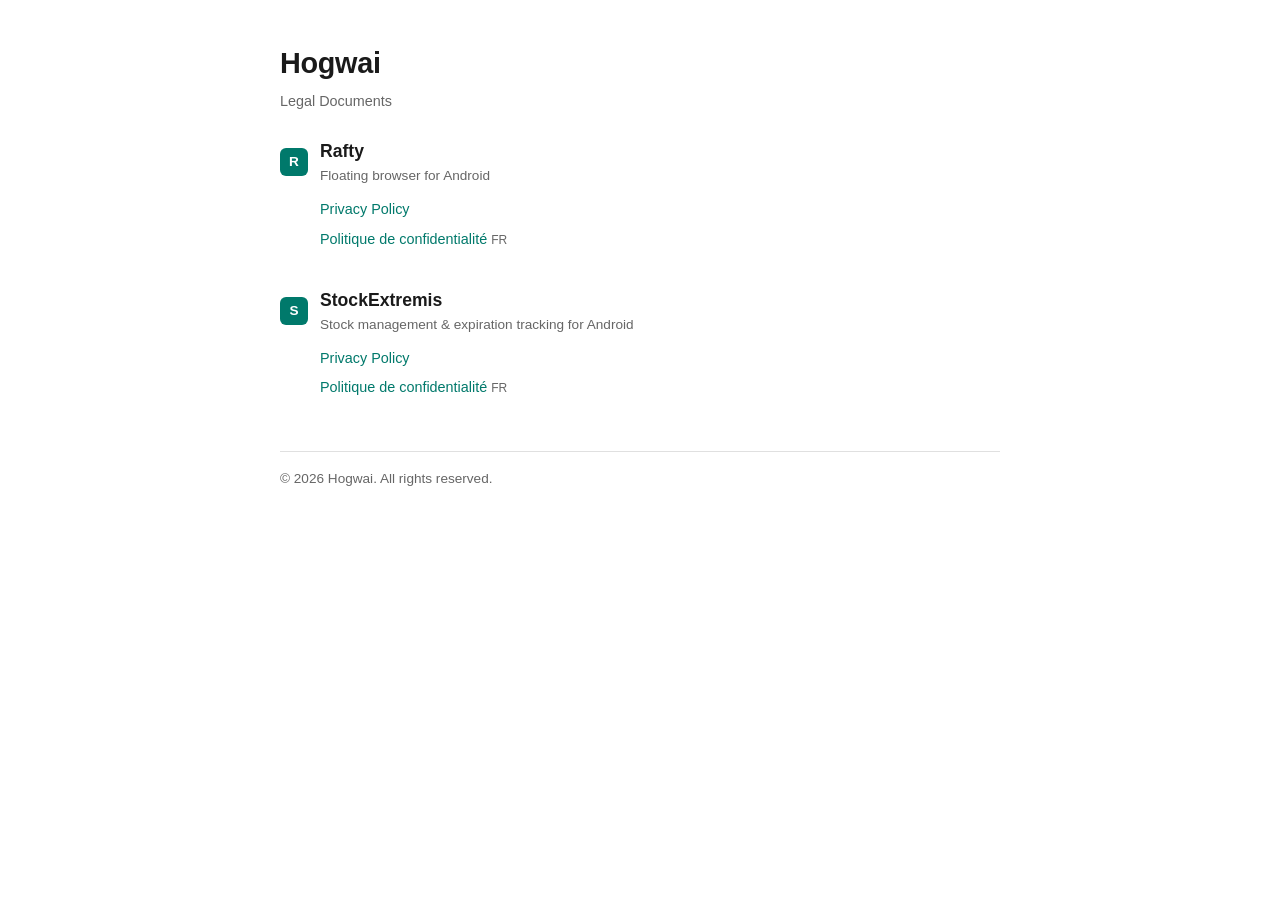
<file: index.html>
<!DOCTYPE html>
<html lang="en">
<head>
    <meta charset="UTF-8">
    <meta name="viewport" content="width=device-width, initial-scale=1.0">
    <title>Hogwai - Legal Documents</title>
    <link rel="stylesheet" href="style.css">
</head>
<body>
    <div class="container">
        <h1>Hogwai</h1>
        <p class="subtitle">Legal Documents</p>

        <div class="app-block">
            <div class="app-header">
                <div class="app-icon" aria-hidden="true">R</div>
                <div>
                    <h2>Rafty</h2>
                    <p class="app-desc">Floating browser for Android</p>
                </div>
            </div>
            <div class="app-links">
                <a href="rafty/privacy/">Privacy Policy</a>
                <a href="rafty/privacy/fr/">Politique de confidentialit&eacute; <span class="lang-tag">FR</span></a>
            </div>
        </div>

        <div class="app-block">
            <div class="app-header">
                <div class="app-icon" aria-hidden="true">S</div>
                <div>
                    <h2>StockExtremis</h2>
                    <p class="app-desc">Stock management &amp; expiration tracking for Android</p>
                </div>
            </div>
            <div class="app-links">
                <a href="stockextremis/privacy/">Privacy Policy</a>
                <a href="stockextremis/privacy/fr/">Politique de confidentialit&eacute; <span class="lang-tag">FR</span></a>
            </div>
        </div>

        <footer class="footer">
            <p>&copy; 2026 Hogwai. All rights reserved.</p>
        </footer>
    </div>
</body>
</html>
</file>
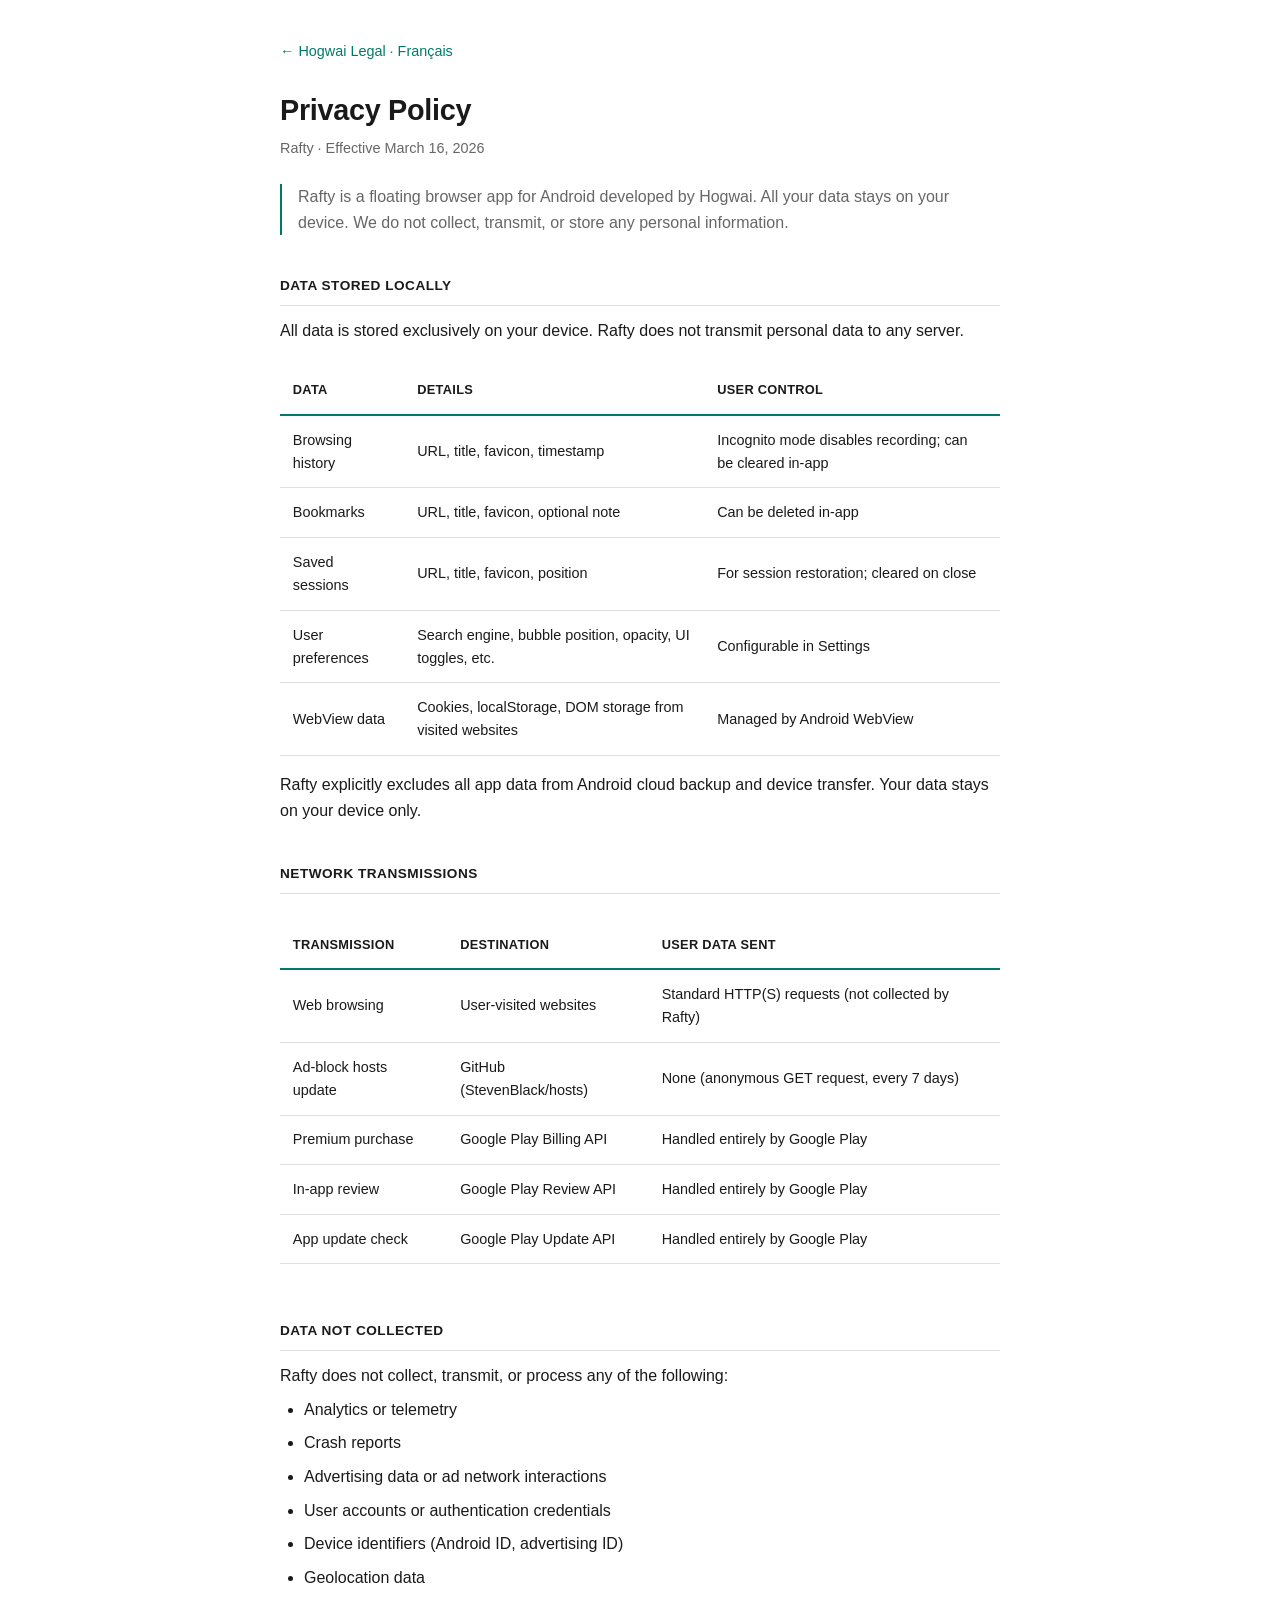
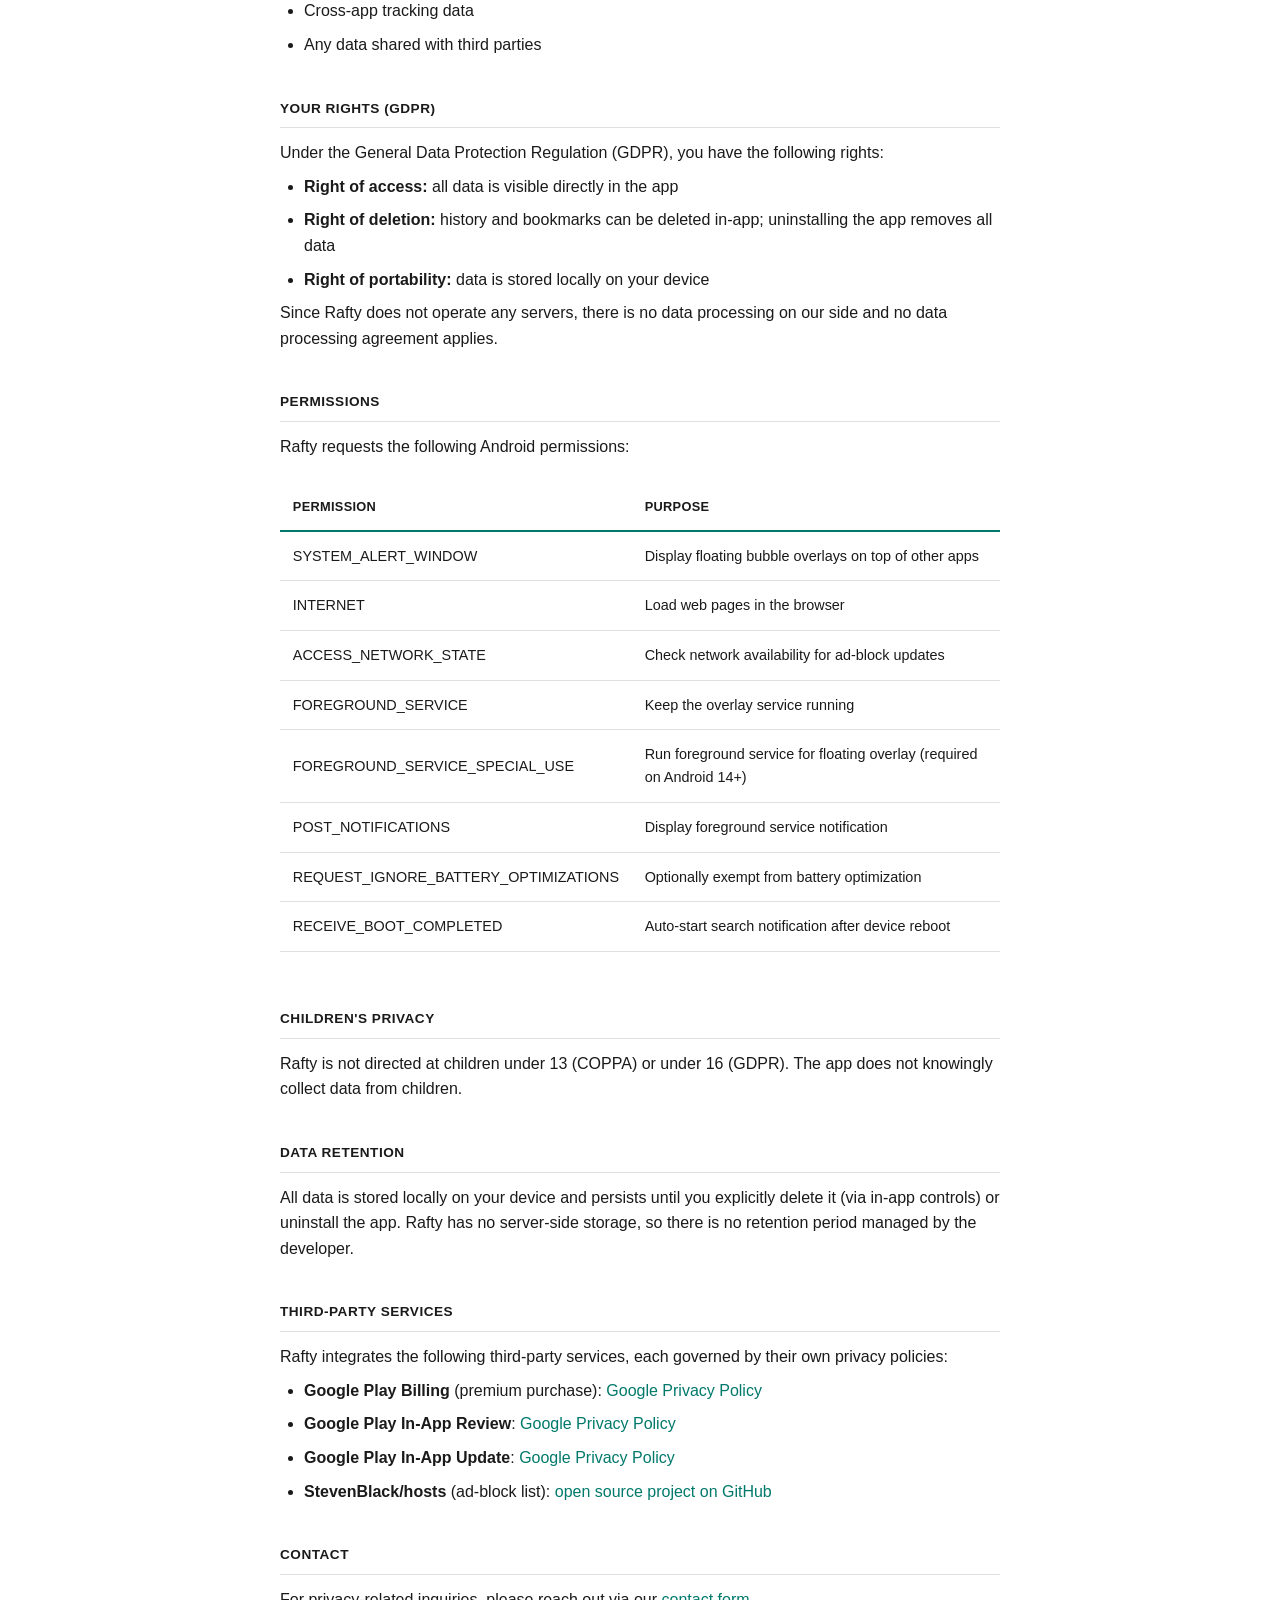
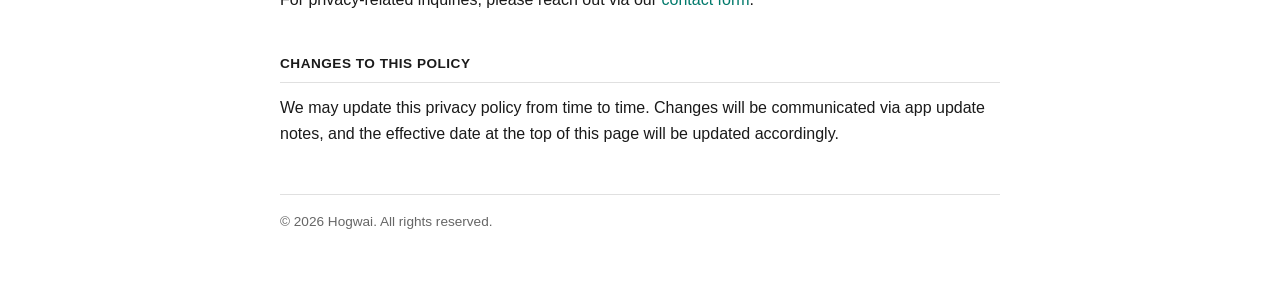
<file: rafty/privacy/index.html>
<!DOCTYPE html>
<html lang="en">
<head>
    <meta charset="UTF-8">
    <meta name="viewport" content="width=device-width, initial-scale=1.0">
    <title>Rafty - Privacy Policy</title>
    <link rel="stylesheet" href="../../style.css">
    <link rel="alternate" hreflang="fr" href="fr/">
    <link rel="alternate" hreflang="en" href="./">
</head>
<body>
    <div class="container">
        <div class="breadcrumb">
            <a href="../../">&larr; Hogwai Legal</a> &middot; <a href="fr/">Fran&ccedil;ais</a>
        </div>

        <h1>Privacy Policy</h1>
        <p class="effective-date">Rafty &middot; Effective March 16, 2026</p>

        <div class="intro">
            <p>Rafty is a floating browser app for Android developed by Hogwai. All your data stays on your device. We do not collect, transmit, or store any personal information.</p>
        </div>

        <h2>Data Stored Locally</h2>
        <p>All data is stored exclusively on your device. Rafty does not transmit personal data to any server.</p>
        <div class="table-wrapper">
            <table>
                <thead>
                    <tr>
                        <th>Data</th>
                        <th>Details</th>
                        <th>User Control</th>
                    </tr>
                </thead>
                <tbody>
                    <tr>
                        <td>Browsing history</td>
                        <td>URL, title, favicon, timestamp</td>
                        <td>Incognito mode disables recording; can be cleared in-app</td>
                    </tr>
                    <tr>
                        <td>Bookmarks</td>
                        <td>URL, title, favicon, optional note</td>
                        <td>Can be deleted in-app</td>
                    </tr>
                    <tr>
                        <td>Saved sessions</td>
                        <td>URL, title, favicon, position</td>
                        <td>For session restoration; cleared on close</td>
                    </tr>
                    <tr>
                        <td>User preferences</td>
                        <td>Search engine, bubble position, opacity, UI toggles, etc.</td>
                        <td>Configurable in Settings</td>
                    </tr>
                    <tr>
                        <td>WebView data</td>
                        <td>Cookies, localStorage, DOM storage from visited websites</td>
                        <td>Managed by Android WebView</td>
                    </tr>
                </tbody>
            </table>
        </div>
        <p>Rafty explicitly excludes all app data from Android cloud backup and device transfer. Your data stays on your device only.</p>

        <h2>Network Transmissions</h2>
        <div class="table-wrapper">
            <table>
                <thead>
                    <tr>
                        <th>Transmission</th>
                        <th>Destination</th>
                        <th>User Data Sent</th>
                    </tr>
                </thead>
                <tbody>
                    <tr>
                        <td>Web browsing</td>
                        <td>User-visited websites</td>
                        <td>Standard HTTP(S) requests (not collected by Rafty)</td>
                    </tr>
                    <tr>
                        <td>Ad-block hosts update</td>
                        <td>GitHub (StevenBlack/hosts)</td>
                        <td>None (anonymous GET request, every 7 days)</td>
                    </tr>
                    <tr>
                        <td>Premium purchase</td>
                        <td>Google Play Billing API</td>
                        <td>Handled entirely by Google Play</td>
                    </tr>
                    <tr>
                        <td>In-app review</td>
                        <td>Google Play Review API</td>
                        <td>Handled entirely by Google Play</td>
                    </tr>
                    <tr>
                        <td>App update check</td>
                        <td>Google Play Update API</td>
                        <td>Handled entirely by Google Play</td>
                    </tr>
                </tbody>
            </table>
        </div>

        <h2>Data Not Collected</h2>
        <p>Rafty does not collect, transmit, or process any of the following:</p>
        <ul>
            <li>Analytics or telemetry</li>
            <li>Crash reports</li>
            <li>Advertising data or ad network interactions</li>
            <li>User accounts or authentication credentials</li>
            <li>Device identifiers (Android ID, advertising ID)</li>
            <li>Geolocation data</li>
            <li>Cross-app tracking data</li>
            <li>Any data shared with third parties</li>
        </ul>

        <h2>Your Rights (GDPR)</h2>
        <p>Under the General Data Protection Regulation (GDPR), you have the following rights:</p>
        <ul>
            <li><strong>Right of access:</strong> all data is visible directly in the app</li>
            <li><strong>Right of deletion:</strong> history and bookmarks can be deleted in-app; uninstalling the app removes all data</li>
            <li><strong>Right of portability:</strong> data is stored locally on your device</li>
        </ul>
        <p>Since Rafty does not operate any servers, there is no data processing on our side and no data processing agreement applies.</p>

        <h2>Permissions</h2>
        <p>Rafty requests the following Android permissions:</p>
        <div class="table-wrapper">
            <table>
                <thead>
                    <tr>
                        <th>Permission</th>
                        <th>Purpose</th>
                    </tr>
                </thead>
                <tbody>
                    <tr>
                        <td>SYSTEM_ALERT_WINDOW</td>
                        <td>Display floating bubble overlays on top of other apps</td>
                    </tr>
                    <tr>
                        <td>INTERNET</td>
                        <td>Load web pages in the browser</td>
                    </tr>
                    <tr>
                        <td>ACCESS_NETWORK_STATE</td>
                        <td>Check network availability for ad-block updates</td>
                    </tr>
                    <tr>
                        <td>FOREGROUND_SERVICE</td>
                        <td>Keep the overlay service running</td>
                    </tr>
                    <tr>
                        <td>FOREGROUND_SERVICE_SPECIAL_USE</td>
                        <td>Run foreground service for floating overlay (required on Android 14+)</td>
                    </tr>
                    <tr>
                        <td>POST_NOTIFICATIONS</td>
                        <td>Display foreground service notification</td>
                    </tr>
                    <tr>
                        <td>REQUEST_IGNORE_BATTERY_OPTIMIZATIONS</td>
                        <td>Optionally exempt from battery optimization</td>
                    </tr>
                    <tr>
                        <td>RECEIVE_BOOT_COMPLETED</td>
                        <td>Auto-start search notification after device reboot</td>
                    </tr>
                </tbody>
            </table>
        </div>

        <h2>Children's Privacy</h2>
        <p>Rafty is not directed at children under 13 (COPPA) or under 16 (GDPR). The app does not knowingly collect data from children.</p>

        <h2>Data Retention</h2>
        <p>All data is stored locally on your device and persists until you explicitly delete it (via in-app controls) or uninstall the app. Rafty has no server-side storage, so there is no retention period managed by the developer.</p>

        <h2>Third-Party Services</h2>
        <p>Rafty integrates the following third-party services, each governed by their own privacy policies:</p>
        <ul>
            <li><strong>Google Play Billing</strong> (premium purchase): <a href="https://policies.google.com/privacy">Google Privacy Policy</a></li>
            <li><strong>Google Play In-App Review</strong>: <a href="https://policies.google.com/privacy">Google Privacy Policy</a></li>
            <li><strong>Google Play In-App Update</strong>: <a href="https://policies.google.com/privacy">Google Privacy Policy</a></li>
            <li><strong>StevenBlack/hosts</strong> (ad-block list): <a href="https://github.com/StevenBlack/hosts">open source project on GitHub</a></li>
        </ul>

        <h2>Contact</h2>
        <p>For privacy-related inquiries, please reach out via our <a href="https://tally.so/r/PLACEHOLDER">contact form</a>.</p>

        <h2>Changes to This Policy</h2>
        <p>We may update this privacy policy from time to time. Changes will be communicated via app update notes, and the effective date at the top of this page will be updated accordingly.</p>

        <footer class="footer">
            <p>&copy; 2026 Hogwai. All rights reserved.</p>
        </footer>
    </div>
</body>
</html>
</file>
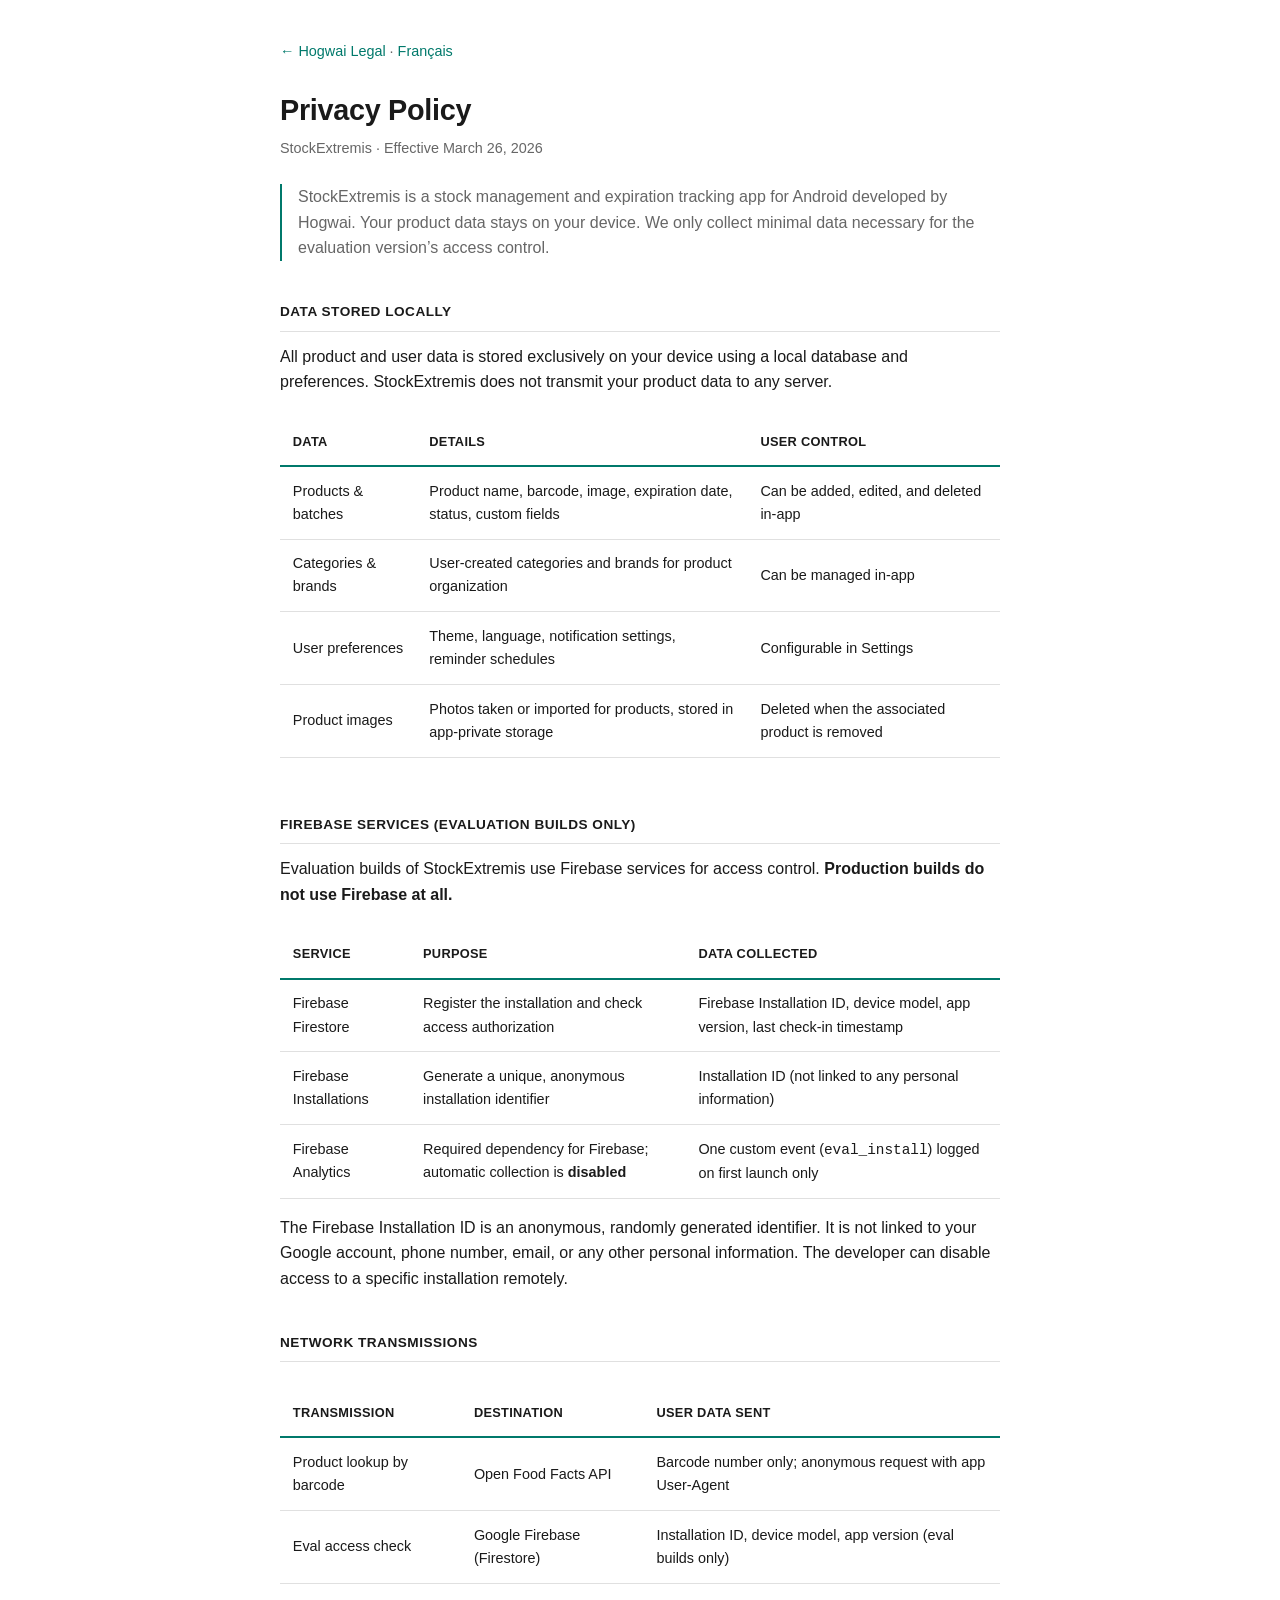
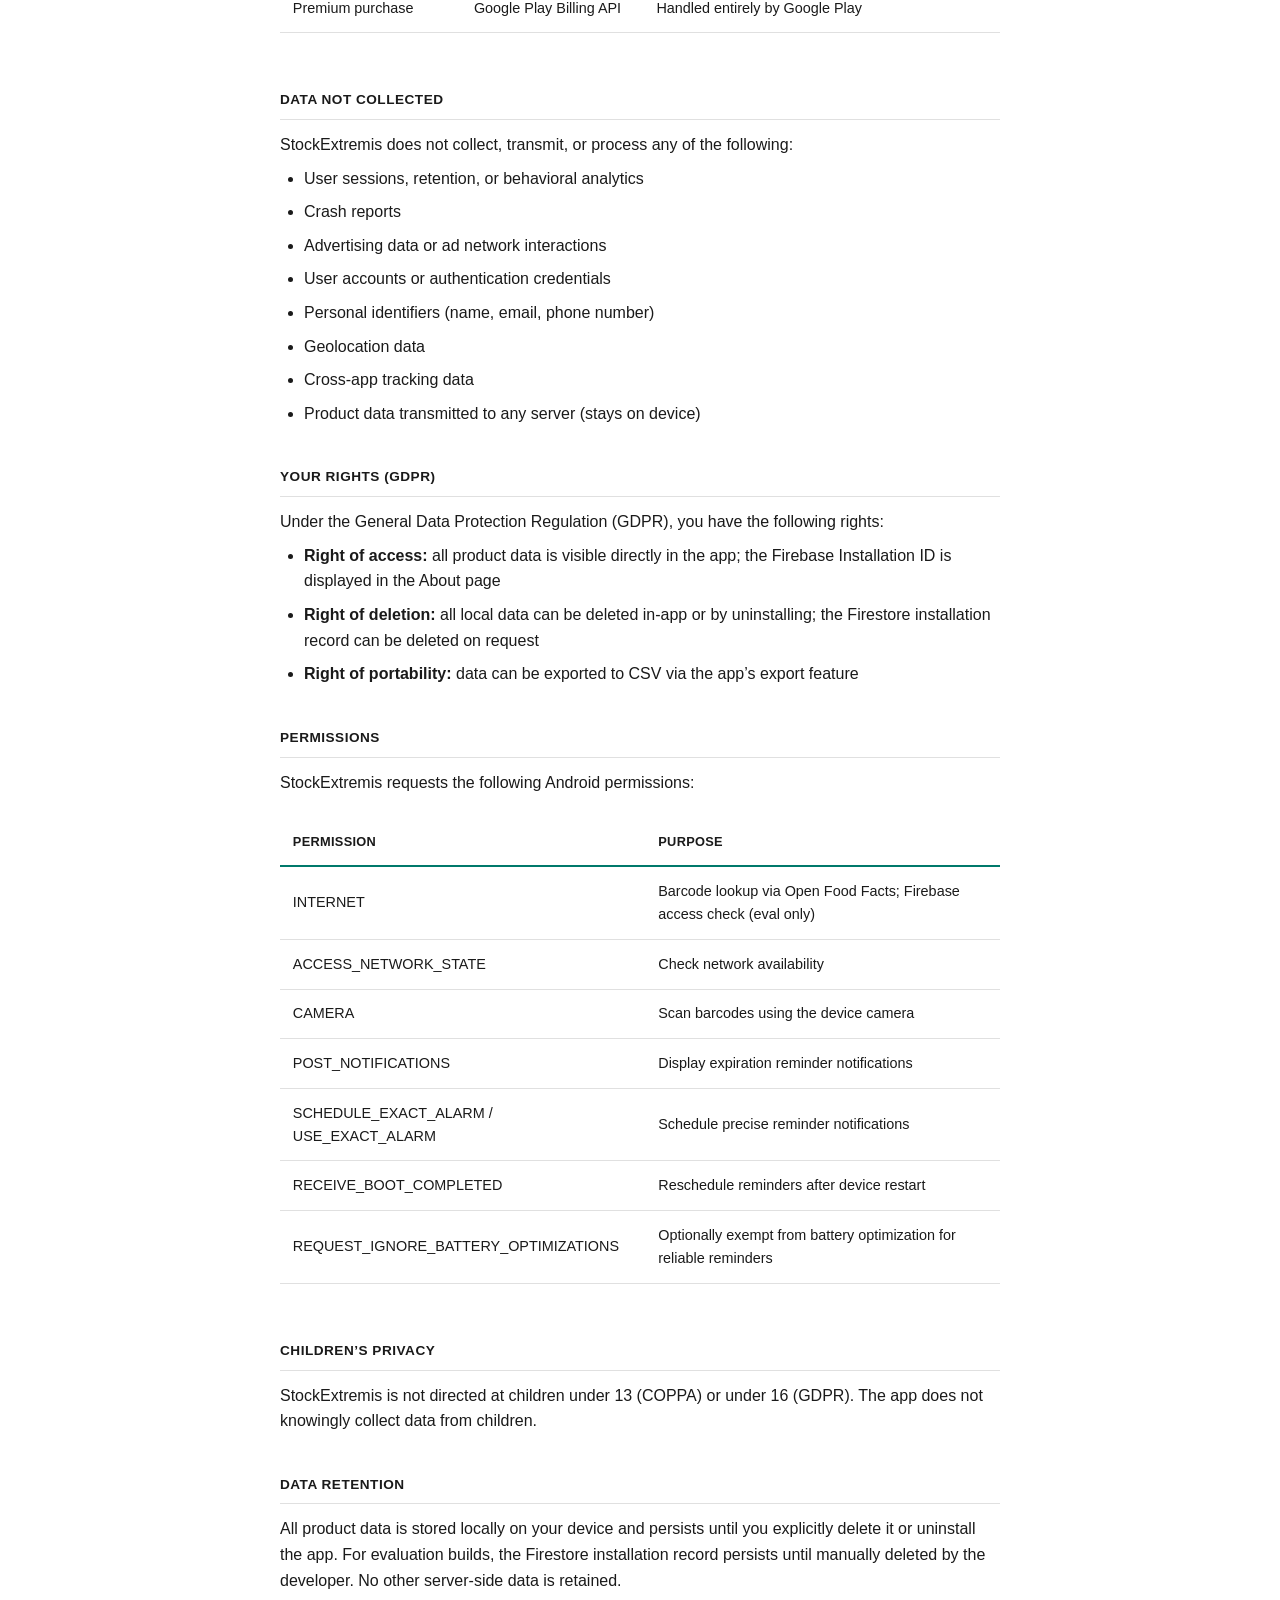
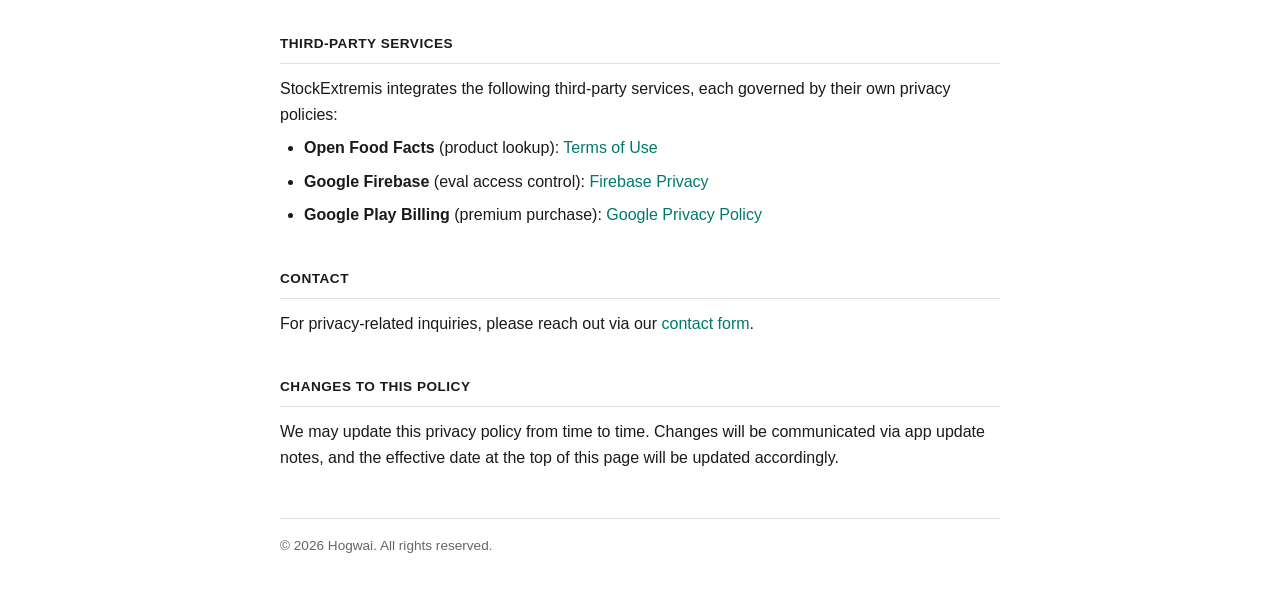
<file: stockextremis/privacy/index.html>
<!DOCTYPE html>
<html lang="en">
<head>
    <meta charset="UTF-8">
    <meta name="viewport" content="width=device-width, initial-scale=1.0">
    <title>StockExtremis - Privacy Policy</title>
    <link rel="stylesheet" href="../../style.css">
    <link rel="alternate" hreflang="fr" href="fr/">
    <link rel="alternate" hreflang="en" href="./">
</head>
<body>
    <div class="container">
        <div class="breadcrumb">
            <a href="../../">&larr; Hogwai Legal</a> &middot; <a href="fr/">Fran&ccedil;ais</a>
        </div>

        <h1>Privacy Policy</h1>
        <p class="effective-date">StockExtremis &middot; Effective March 26, 2026</p>

        <div class="intro">
            <p>StockExtremis is a stock management and expiration tracking app for Android developed by Hogwai. Your product data stays on your device. We only collect minimal data necessary for the evaluation version&rsquo;s access control.</p>
        </div>

        <h2>Data Stored Locally</h2>
        <p>All product and user data is stored exclusively on your device using a local database and preferences. StockExtremis does not transmit your product data to any server.</p>
        <div class="table-wrapper">
            <table>
                <thead>
                    <tr>
                        <th>Data</th>
                        <th>Details</th>
                        <th>User Control</th>
                    </tr>
                </thead>
                <tbody>
                    <tr>
                        <td>Products &amp; batches</td>
                        <td>Product name, barcode, image, expiration date, status, custom fields</td>
                        <td>Can be added, edited, and deleted in-app</td>
                    </tr>
                    <tr>
                        <td>Categories &amp; brands</td>
                        <td>User-created categories and brands for product organization</td>
                        <td>Can be managed in-app</td>
                    </tr>
                    <tr>
                        <td>User preferences</td>
                        <td>Theme, language, notification settings, reminder schedules</td>
                        <td>Configurable in Settings</td>
                    </tr>
                    <tr>
                        <td>Product images</td>
                        <td>Photos taken or imported for products, stored in app-private storage</td>
                        <td>Deleted when the associated product is removed</td>
                    </tr>
                </tbody>
            </table>
        </div>

        <h2>Firebase Services (Evaluation Builds Only)</h2>
        <p>Evaluation builds of StockExtremis use Firebase services for access control. <strong>Production builds do not use Firebase at all.</strong></p>
        <div class="table-wrapper">
            <table>
                <thead>
                    <tr>
                        <th>Service</th>
                        <th>Purpose</th>
                        <th>Data Collected</th>
                    </tr>
                </thead>
                <tbody>
                    <tr>
                        <td>Firebase Firestore</td>
                        <td>Register the installation and check access authorization</td>
                        <td>Firebase Installation ID, device model, app version, last check-in timestamp</td>
                    </tr>
                    <tr>
                        <td>Firebase Installations</td>
                        <td>Generate a unique, anonymous installation identifier</td>
                        <td>Installation ID (not linked to any personal information)</td>
                    </tr>
                    <tr>
                        <td>Firebase Analytics</td>
                        <td>Required dependency for Firebase; automatic collection is <strong>disabled</strong></td>
                        <td>One custom event (<code>eval_install</code>) logged on first launch only</td>
                    </tr>
                </tbody>
            </table>
        </div>
        <p>The Firebase Installation ID is an anonymous, randomly generated identifier. It is not linked to your Google account, phone number, email, or any other personal information. The developer can disable access to a specific installation remotely.</p>

        <h2>Network Transmissions</h2>
        <div class="table-wrapper">
            <table>
                <thead>
                    <tr>
                        <th>Transmission</th>
                        <th>Destination</th>
                        <th>User Data Sent</th>
                    </tr>
                </thead>
                <tbody>
                    <tr>
                        <td>Product lookup by barcode</td>
                        <td>Open Food Facts API</td>
                        <td>Barcode number only; anonymous request with app User-Agent</td>
                    </tr>
                    <tr>
                        <td>Eval access check</td>
                        <td>Google Firebase (Firestore)</td>
                        <td>Installation ID, device model, app version (eval builds only)</td>
                    </tr>
                    <tr>
                        <td>Premium purchase</td>
                        <td>Google Play Billing API</td>
                        <td>Handled entirely by Google Play</td>
                    </tr>
                </tbody>
            </table>
        </div>

        <h2>Data Not Collected</h2>
        <p>StockExtremis does not collect, transmit, or process any of the following:</p>
        <ul>
            <li>User sessions, retention, or behavioral analytics</li>
            <li>Crash reports</li>
            <li>Advertising data or ad network interactions</li>
            <li>User accounts or authentication credentials</li>
            <li>Personal identifiers (name, email, phone number)</li>
            <li>Geolocation data</li>
            <li>Cross-app tracking data</li>
            <li>Product data transmitted to any server (stays on device)</li>
        </ul>

        <h2>Your Rights (GDPR)</h2>
        <p>Under the General Data Protection Regulation (GDPR), you have the following rights:</p>
        <ul>
            <li><strong>Right of access:</strong> all product data is visible directly in the app; the Firebase Installation ID is displayed in the About page</li>
            <li><strong>Right of deletion:</strong> all local data can be deleted in-app or by uninstalling; the Firestore installation record can be deleted on request</li>
            <li><strong>Right of portability:</strong> data can be exported to CSV via the app&rsquo;s export feature</li>
        </ul>

        <h2>Permissions</h2>
        <p>StockExtremis requests the following Android permissions:</p>
        <div class="table-wrapper">
            <table>
                <thead>
                    <tr>
                        <th>Permission</th>
                        <th>Purpose</th>
                    </tr>
                </thead>
                <tbody>
                    <tr>
                        <td>INTERNET</td>
                        <td>Barcode lookup via Open Food Facts; Firebase access check (eval only)</td>
                    </tr>
                    <tr>
                        <td>ACCESS_NETWORK_STATE</td>
                        <td>Check network availability</td>
                    </tr>
                    <tr>
                        <td>CAMERA</td>
                        <td>Scan barcodes using the device camera</td>
                    </tr>
                    <tr>
                        <td>POST_NOTIFICATIONS</td>
                        <td>Display expiration reminder notifications</td>
                    </tr>
                    <tr>
                        <td>SCHEDULE_EXACT_ALARM / USE_EXACT_ALARM</td>
                        <td>Schedule precise reminder notifications</td>
                    </tr>
                    <tr>
                        <td>RECEIVE_BOOT_COMPLETED</td>
                        <td>Reschedule reminders after device restart</td>
                    </tr>
                    <tr>
                        <td>REQUEST_IGNORE_BATTERY_OPTIMIZATIONS</td>
                        <td>Optionally exempt from battery optimization for reliable reminders</td>
                    </tr>
                </tbody>
            </table>
        </div>

        <h2>Children&rsquo;s Privacy</h2>
        <p>StockExtremis is not directed at children under 13 (COPPA) or under 16 (GDPR). The app does not knowingly collect data from children.</p>

        <h2>Data Retention</h2>
        <p>All product data is stored locally on your device and persists until you explicitly delete it or uninstall the app. For evaluation builds, the Firestore installation record persists until manually deleted by the developer. No other server-side data is retained.</p>

        <h2>Third-Party Services</h2>
        <p>StockExtremis integrates the following third-party services, each governed by their own privacy policies:</p>
        <ul>
            <li><strong>Open Food Facts</strong> (product lookup): <a href="https://world.openfoodfacts.org/terms-of-use">Terms of Use</a></li>
            <li><strong>Google Firebase</strong> (eval access control): <a href="https://firebase.google.com/support/privacy">Firebase Privacy</a></li>
            <li><strong>Google Play Billing</strong> (premium purchase): <a href="https://policies.google.com/privacy">Google Privacy Policy</a></li>
        </ul>

        <h2>Contact</h2>
        <p>For privacy-related inquiries, please reach out via our <a href="https://tally.so/r/q4Okx5">contact form</a>.</p>

        <h2>Changes to This Policy</h2>
        <p>We may update this privacy policy from time to time. Changes will be communicated via app update notes, and the effective date at the top of this page will be updated accordingly.</p>

        <footer class="footer">
            <p>&copy; 2026 Hogwai. All rights reserved.</p>
        </footer>
    </div>
</body>
</html>
</file>
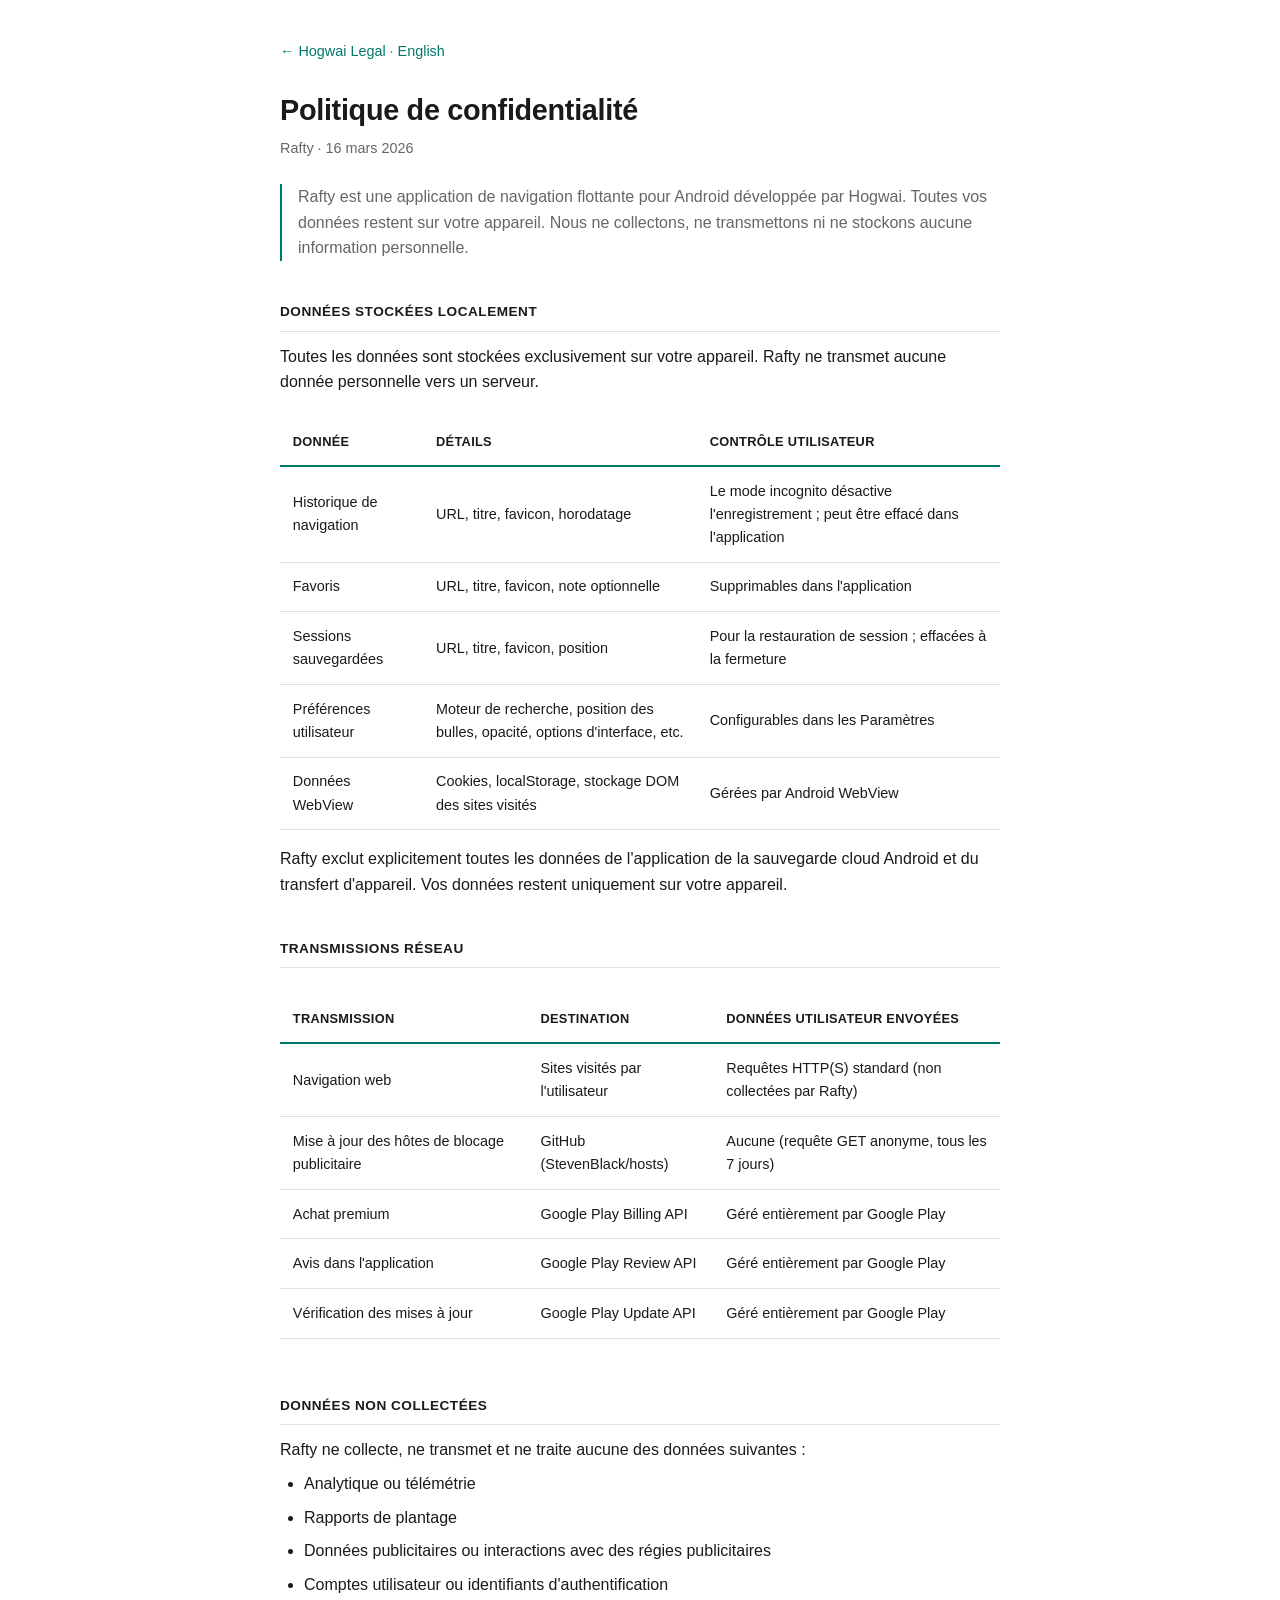
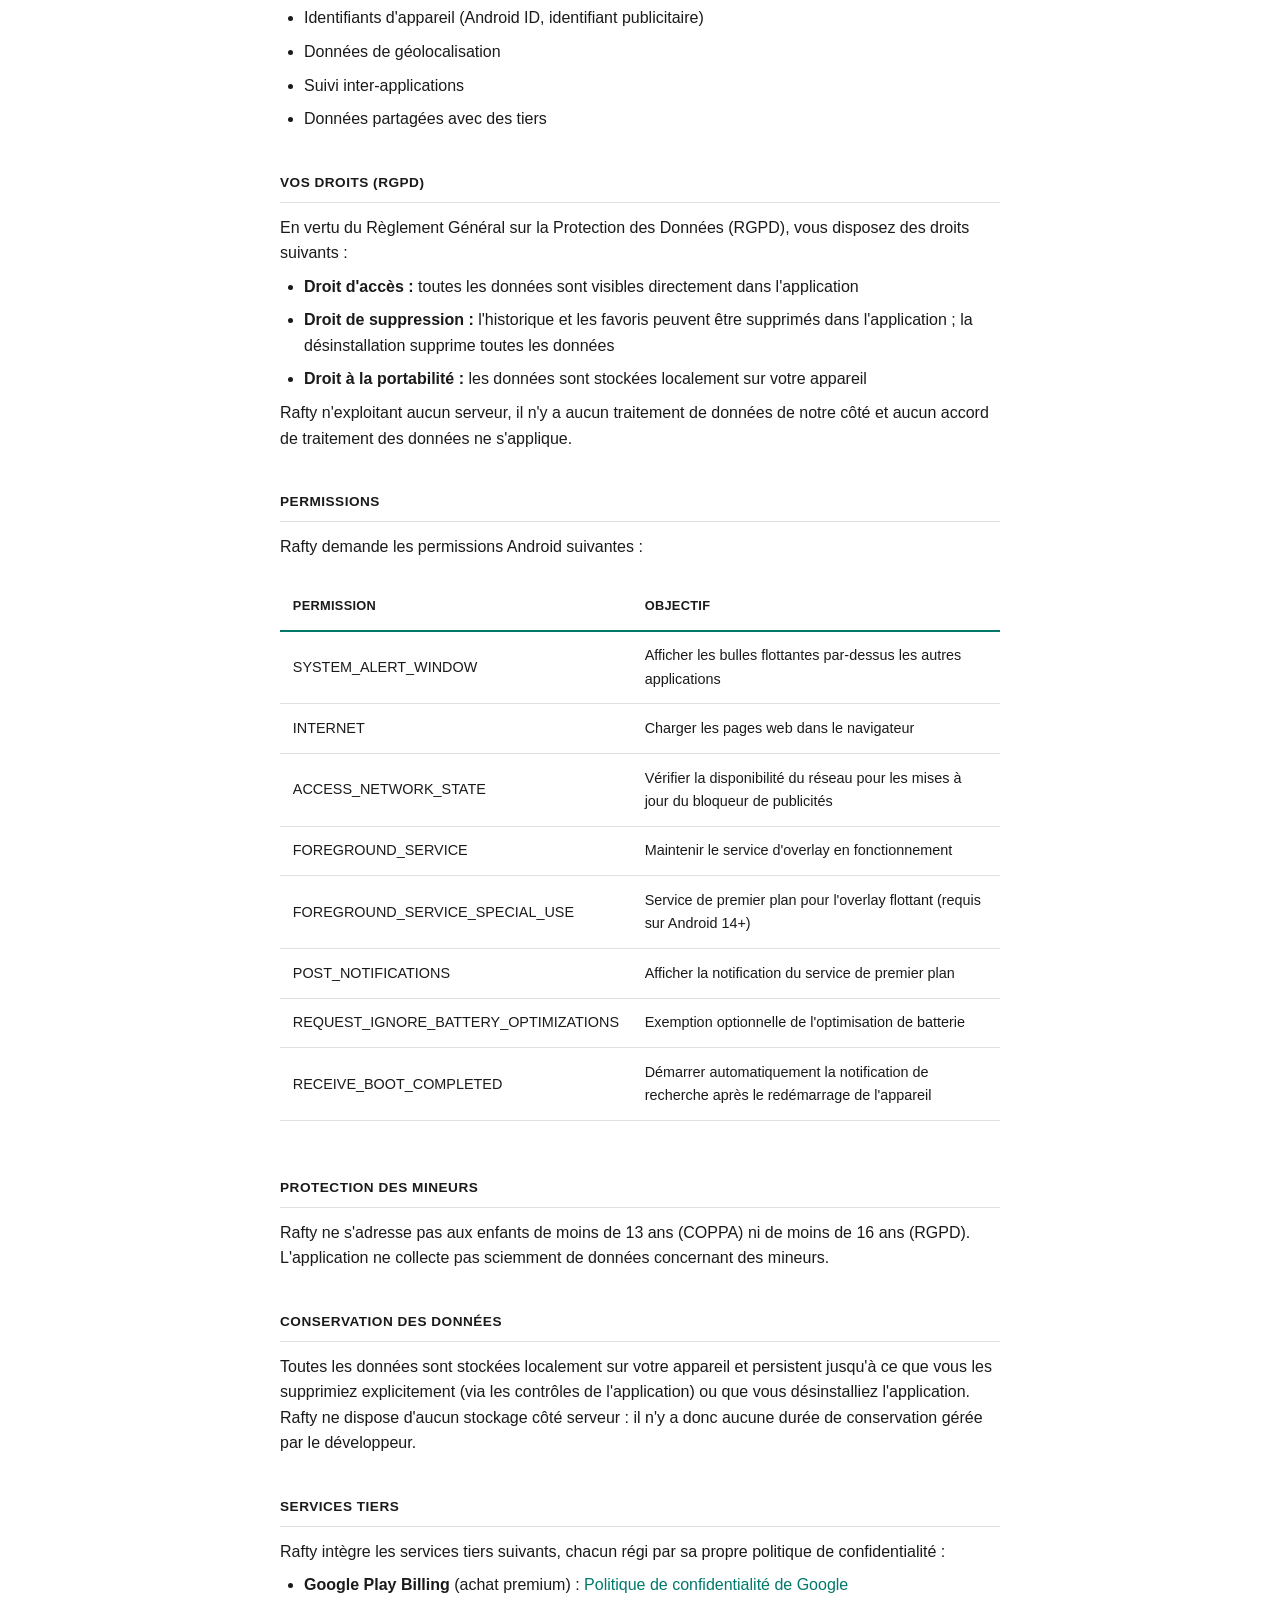
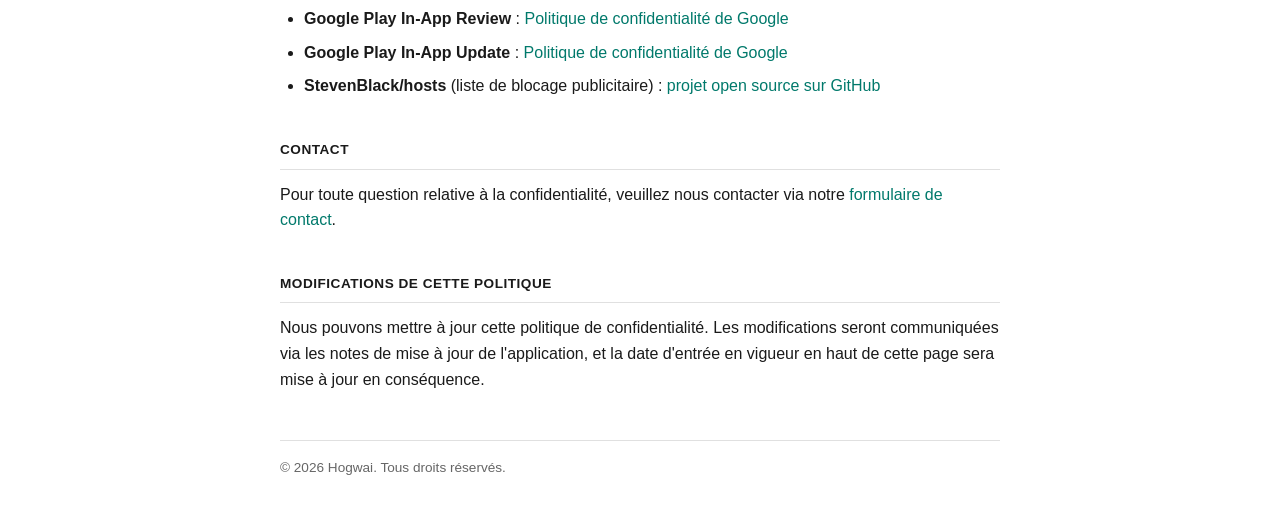
<file: rafty/privacy/fr/index.html>
<!DOCTYPE html>
<html lang="fr">
<head>
    <meta charset="UTF-8">
    <meta name="viewport" content="width=device-width, initial-scale=1.0">
    <title>Rafty - Politique de confidentialit&#233;</title>
    <link rel="stylesheet" href="../../../style.css">
    <link rel="alternate" hreflang="en" href="../">
    <link rel="alternate" hreflang="fr" href="./">
</head>
<body>
    <div class="container">
        <div class="breadcrumb">
            <a href="../../../">&larr; Hogwai Legal</a> &middot; <a href="../">English</a>
        </div>

        <h1>Politique de confidentialit&eacute;</h1>
        <p class="effective-date">Rafty &middot; 16 mars 2026</p>

        <div class="intro">
            <p>Rafty est une application de navigation flottante pour Android d&eacute;velopp&eacute;e par Hogwai. Toutes vos donn&eacute;es restent sur votre appareil. Nous ne collectons, ne transmettons ni ne stockons aucune information personnelle.</p>
        </div>

        <h2>Donn&eacute;es stock&eacute;es localement</h2>
        <p>Toutes les donn&#233;es sont stock&#233;es exclusivement sur votre appareil. Rafty ne transmet aucune donn&#233;e personnelle vers un serveur.</p>
        <div class="table-wrapper">
            <table>
                <thead>
                    <tr>
                        <th>Donn&#233;e</th>
                        <th>D&#233;tails</th>
                        <th>Contr&#244;le utilisateur</th>
                    </tr>
                </thead>
                <tbody>
                    <tr>
                        <td>Historique de navigation</td>
                        <td>URL, titre, favicon, horodatage</td>
                        <td>Le mode incognito d&#233;sactive l'enregistrement ; peut &#234;tre effac&#233; dans l'application</td>
                    </tr>
                    <tr>
                        <td>Favoris</td>
                        <td>URL, titre, favicon, note optionnelle</td>
                        <td>Supprimables dans l'application</td>
                    </tr>
                    <tr>
                        <td>Sessions sauvegard&#233;es</td>
                        <td>URL, titre, favicon, position</td>
                        <td>Pour la restauration de session ; effac&#233;es &#224; la fermeture</td>
                    </tr>
                    <tr>
                        <td>Pr&#233;f&#233;rences utilisateur</td>
                        <td>Moteur de recherche, position des bulles, opacit&#233;, options d'interface, etc.</td>
                        <td>Configurables dans les Param&#232;tres</td>
                    </tr>
                    <tr>
                        <td>Donn&#233;es WebView</td>
                        <td>Cookies, localStorage, stockage DOM des sites visit&#233;s</td>
                        <td>G&#233;r&#233;es par Android WebView</td>
                    </tr>
                </tbody>
            </table>
        </div>
        <p>Rafty exclut explicitement toutes les donn&eacute;es de l'application de la sauvegarde cloud Android et du transfert d'appareil. Vos donn&eacute;es restent uniquement sur votre appareil.</p>

        <h2>Transmissions r&eacute;seau</h2>
        <div class="table-wrapper">
            <table>
                <thead>
                    <tr>
                        <th>Transmission</th>
                        <th>Destination</th>
                        <th>Donn&#233;es utilisateur envoy&#233;es</th>
                    </tr>
                </thead>
                <tbody>
                    <tr>
                        <td>Navigation web</td>
                        <td>Sites visit&#233;s par l'utilisateur</td>
                        <td>Requ&#234;tes HTTP(S) standard (non collect&#233;es par Rafty)</td>
                    </tr>
                    <tr>
                        <td>Mise &#224; jour des h&#244;tes de blocage publicitaire</td>
                        <td>GitHub (StevenBlack/hosts)</td>
                        <td>Aucune (requ&#234;te GET anonyme, tous les 7 jours)</td>
                    </tr>
                    <tr>
                        <td>Achat premium</td>
                        <td>Google Play Billing API</td>
                        <td>G&#233;r&#233; enti&#232;rement par Google Play</td>
                    </tr>
                    <tr>
                        <td>Avis dans l'application</td>
                        <td>Google Play Review API</td>
                        <td>G&#233;r&#233; enti&#232;rement par Google Play</td>
                    </tr>
                    <tr>
                        <td>V&#233;rification des mises &#224; jour</td>
                        <td>Google Play Update API</td>
                        <td>G&#233;r&#233; enti&#232;rement par Google Play</td>
                    </tr>
                </tbody>
            </table>
        </div>

        <h2>Donn&eacute;es non collect&eacute;es</h2>
        <p>Rafty ne collecte, ne transmet et ne traite aucune des donn&#233;es suivantes :</p>
        <ul>
            <li>Analytique ou t&#233;l&#233;m&#233;trie</li>
            <li>Rapports de plantage</li>
            <li>Donn&#233;es publicitaires ou interactions avec des r&#233;gies publicitaires</li>
            <li>Comptes utilisateur ou identifiants d'authentification</li>
            <li>Identifiants d'appareil (Android ID, identifiant publicitaire)</li>
            <li>Donn&#233;es de g&#233;olocalisation</li>
            <li>Suivi inter-applications</li>
            <li>Donn&#233;es partag&#233;es avec des tiers</li>
        </ul>

        <h2>Vos droits (RGPD)</h2>
        <p>En vertu du R&#232;glement G&#233;n&#233;ral sur la Protection des Donn&#233;es (RGPD), vous disposez des droits suivants :</p>
        <ul>
            <li><strong>Droit d'acc&#232;s :</strong> toutes les donn&#233;es sont visibles directement dans l'application</li>
            <li><strong>Droit de suppression :</strong> l'historique et les favoris peuvent &#234;tre supprim&#233;s dans l'application ; la d&#233;sinstallation supprime toutes les donn&#233;es</li>
            <li><strong>Droit &#224; la portabilit&#233; :</strong> les donn&#233;es sont stock&#233;es localement sur votre appareil</li>
        </ul>
        <p>Rafty n'exploitant aucun serveur, il n'y a aucun traitement de donn&#233;es de notre c&#244;t&#233; et aucun accord de traitement des donn&#233;es ne s'applique.</p>

        <h2>Permissions</h2>
        <p>Rafty demande les permissions Android suivantes :</p>
        <div class="table-wrapper">
            <table>
                <thead>
                    <tr>
                        <th>Permission</th>
                        <th>Objectif</th>
                    </tr>
                </thead>
                <tbody>
                    <tr>
                        <td>SYSTEM_ALERT_WINDOW</td>
                        <td>Afficher les bulles flottantes par-dessus les autres applications</td>
                    </tr>
                    <tr>
                        <td>INTERNET</td>
                        <td>Charger les pages web dans le navigateur</td>
                    </tr>
                    <tr>
                        <td>ACCESS_NETWORK_STATE</td>
                        <td>V&#233;rifier la disponibilit&#233; du r&#233;seau pour les mises &#224; jour du bloqueur de publicit&#233;s</td>
                    </tr>
                    <tr>
                        <td>FOREGROUND_SERVICE</td>
                        <td>Maintenir le service d'overlay en fonctionnement</td>
                    </tr>
                    <tr>
                        <td>FOREGROUND_SERVICE_SPECIAL_USE</td>
                        <td>Service de premier plan pour l'overlay flottant (requis sur Android 14+)</td>
                    </tr>
                    <tr>
                        <td>POST_NOTIFICATIONS</td>
                        <td>Afficher la notification du service de premier plan</td>
                    </tr>
                    <tr>
                        <td>REQUEST_IGNORE_BATTERY_OPTIMIZATIONS</td>
                        <td>Exemption optionnelle de l'optimisation de batterie</td>
                    </tr>
                    <tr>
                        <td>RECEIVE_BOOT_COMPLETED</td>
                        <td>D&#233;marrer automatiquement la notification de recherche apr&#232;s le red&#233;marrage de l'appareil</td>
                    </tr>
                </tbody>
            </table>
        </div>

        <h2>Protection des mineurs</h2>
        <p>Rafty ne s'adresse pas aux enfants de moins de 13 ans (COPPA) ni de moins de 16 ans (RGPD). L'application ne collecte pas sciemment de donn&#233;es concernant des mineurs.</p>

        <h2>Conservation des donn&eacute;es</h2>
        <p>Toutes les donn&#233;es sont stock&#233;es localement sur votre appareil et persistent jusqu'&#224; ce que vous les supprimiez explicitement (via les contr&#244;les de l'application) ou que vous d&#233;sinstalliez l'application. Rafty ne dispose d'aucun stockage c&#244;t&#233; serveur : il n'y a donc aucune dur&#233;e de conservation g&#233;r&#233;e par le d&#233;veloppeur.</p>

        <h2>Services tiers</h2>
        <p>Rafty int&#232;gre les services tiers suivants, chacun r&#233;gi par sa propre politique de confidentialit&#233; :</p>
        <ul>
            <li><strong>Google Play Billing</strong> (achat premium) : <a href="https://policies.google.com/privacy">Politique de confidentialit&#233; de Google</a></li>
            <li><strong>Google Play In-App Review</strong> : <a href="https://policies.google.com/privacy">Politique de confidentialit&#233; de Google</a></li>
            <li><strong>Google Play In-App Update</strong> : <a href="https://policies.google.com/privacy">Politique de confidentialit&#233; de Google</a></li>
            <li><strong>StevenBlack/hosts</strong> (liste de blocage publicitaire) : <a href="https://github.com/StevenBlack/hosts">projet open source sur GitHub</a></li>
        </ul>

        <h2>Contact</h2>
        <p>Pour toute question relative &#224; la confidentialit&#233;, veuillez nous contacter via notre <a href="https://tally.so/r/PLACEHOLDER">formulaire de contact</a>.</p>

        <h2>Modifications de cette politique</h2>
        <p>Nous pouvons mettre &#224; jour cette politique de confidentialit&#233;. Les modifications seront communiqu&#233;es via les notes de mise &#224; jour de l'application, et la date d'entr&#233;e en vigueur en haut de cette page sera mise &#224; jour en cons&#233;quence.</p>

        <footer class="footer">
            <p>&copy; 2026 Hogwai. Tous droits r&#233;serv&#233;s.</p>
        </footer>
    </div>
</body>
</html>
</file>
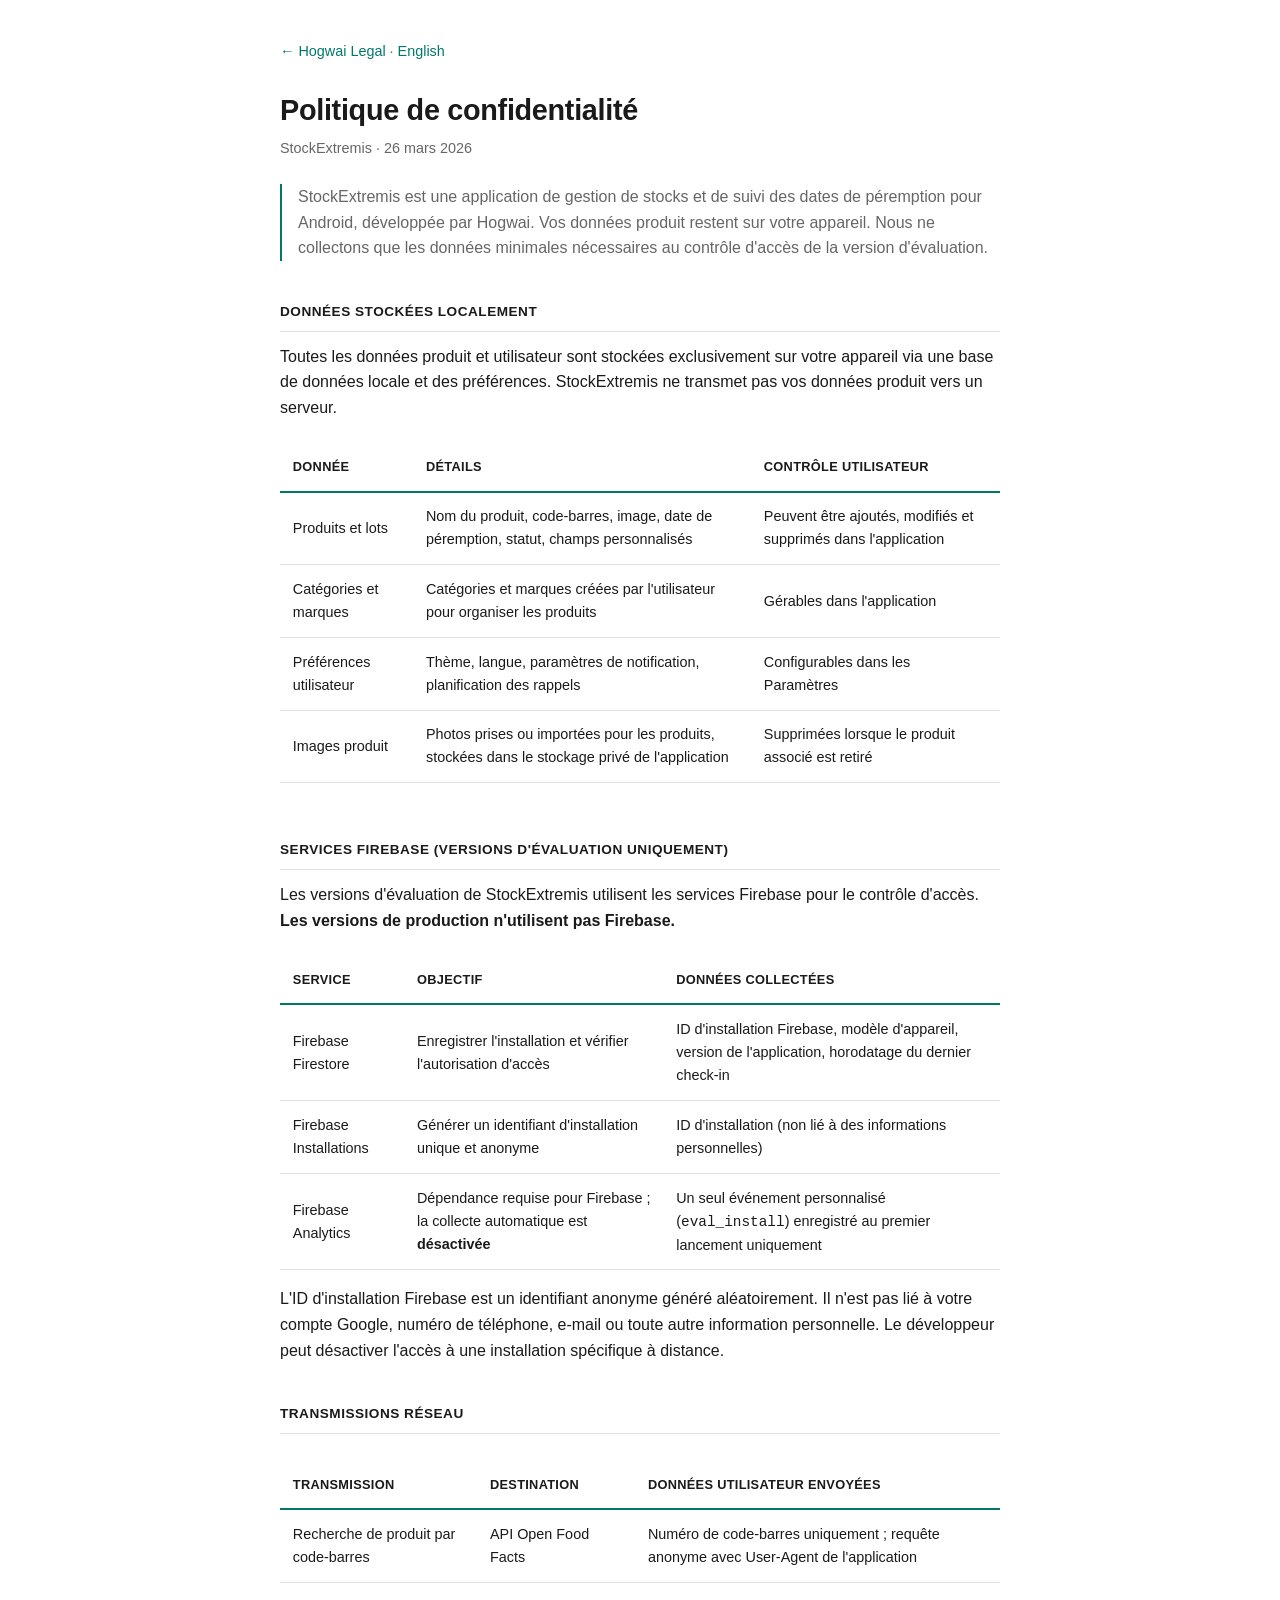
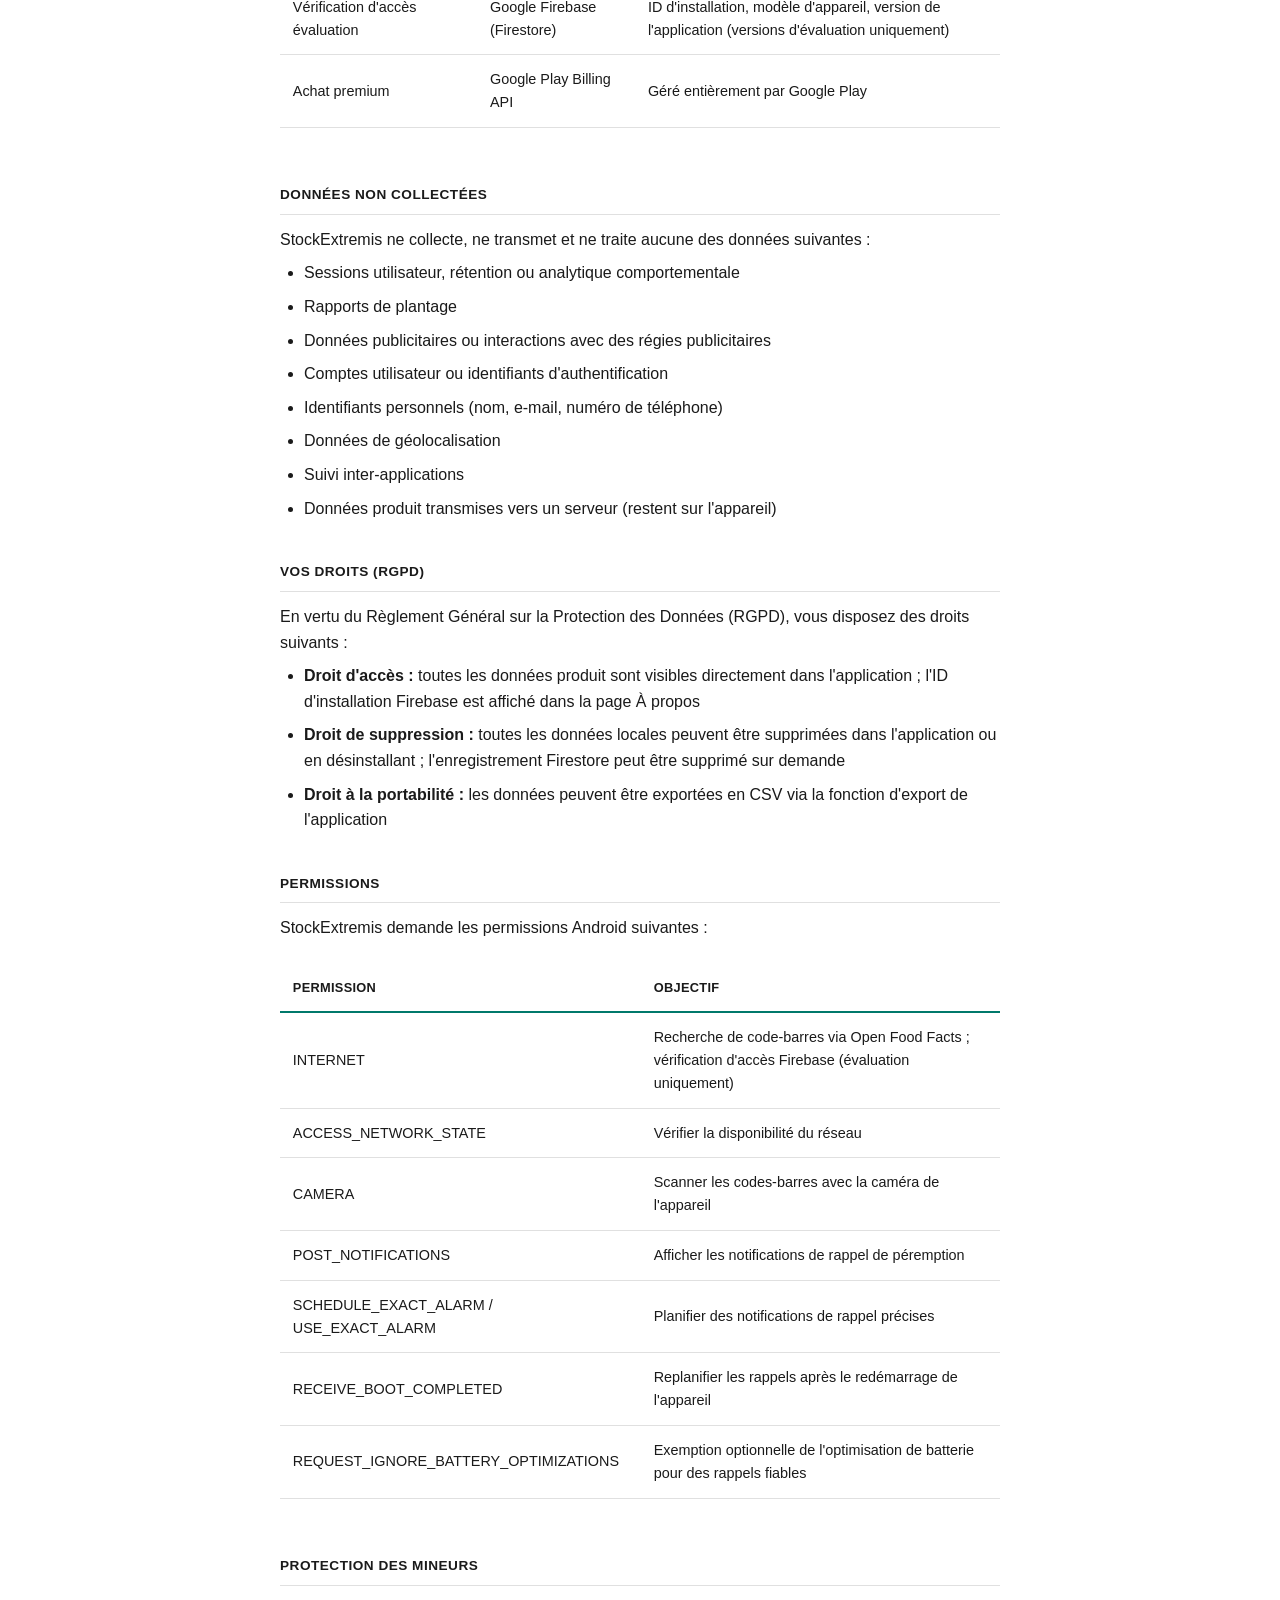
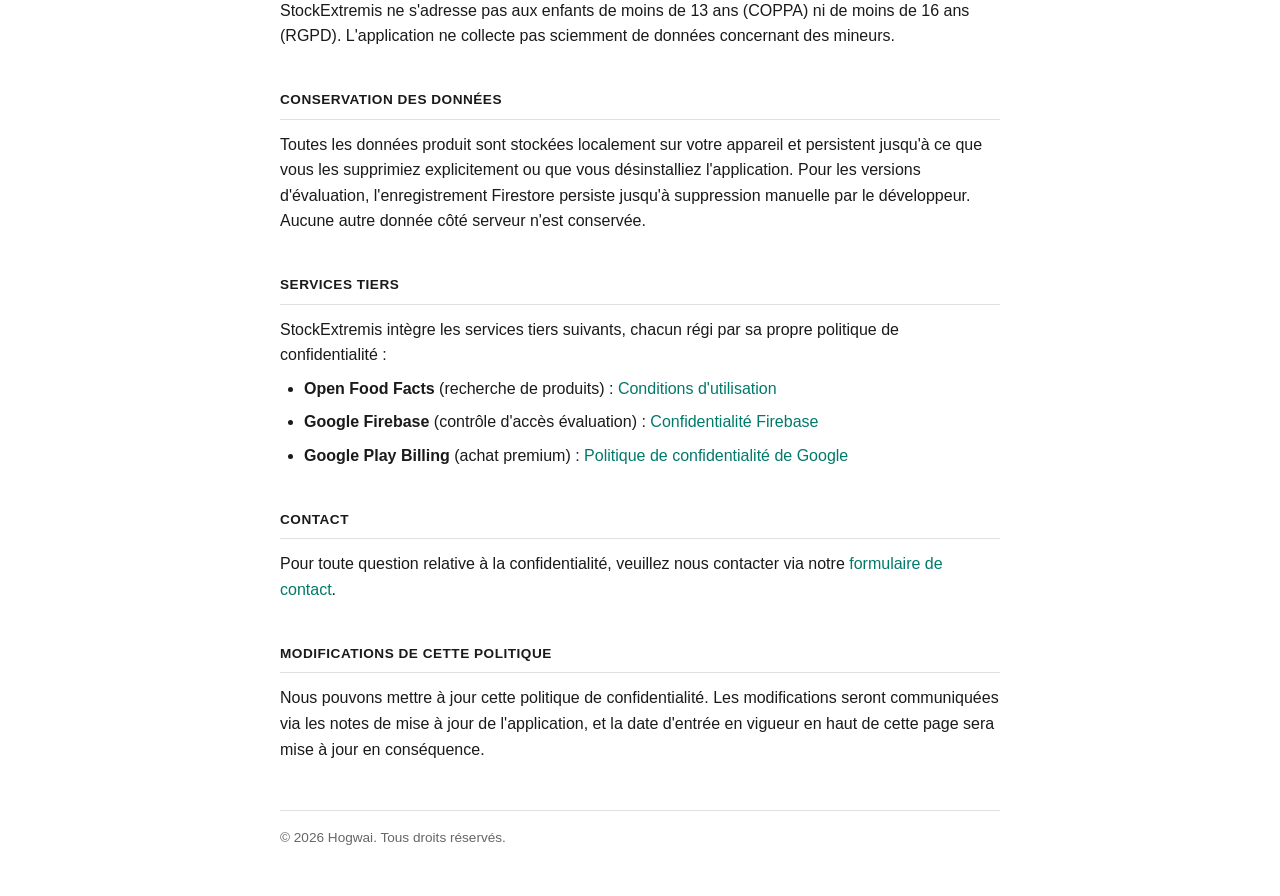
<file: stockextremis/privacy/fr/index.html>
<!DOCTYPE html>
<html lang="fr">
<head>
    <meta charset="UTF-8">
    <meta name="viewport" content="width=device-width, initial-scale=1.0">
    <title>StockExtremis - Politique de confidentialit&#233;</title>
    <link rel="stylesheet" href="../../../style.css">
    <link rel="alternate" hreflang="en" href="../">
    <link rel="alternate" hreflang="fr" href="./">
</head>
<body>
    <div class="container">
        <div class="breadcrumb">
            <a href="../../../">&larr; Hogwai Legal</a> &middot; <a href="../">English</a>
        </div>

        <h1>Politique de confidentialit&eacute;</h1>
        <p class="effective-date">StockExtremis &middot; 26 mars 2026</p>

        <div class="intro">
            <p>StockExtremis est une application de gestion de stocks et de suivi des dates de p&eacute;remption pour Android, d&eacute;velopp&eacute;e par Hogwai. Vos donn&eacute;es produit restent sur votre appareil. Nous ne collectons que les donn&eacute;es minimales n&eacute;cessaires au contr&ocirc;le d'acc&egrave;s de la version d'&eacute;valuation.</p>
        </div>

        <h2>Donn&eacute;es stock&eacute;es localement</h2>
        <p>Toutes les donn&eacute;es produit et utilisateur sont stock&eacute;es exclusivement sur votre appareil via une base de donn&eacute;es locale et des pr&eacute;f&eacute;rences. StockExtremis ne transmet pas vos donn&eacute;es produit vers un serveur.</p>
        <div class="table-wrapper">
            <table>
                <thead>
                    <tr>
                        <th>Donn&eacute;e</th>
                        <th>D&eacute;tails</th>
                        <th>Contr&ocirc;le utilisateur</th>
                    </tr>
                </thead>
                <tbody>
                    <tr>
                        <td>Produits et lots</td>
                        <td>Nom du produit, code-barres, image, date de p&eacute;remption, statut, champs personnalis&eacute;s</td>
                        <td>Peuvent &ecirc;tre ajout&eacute;s, modifi&eacute;s et supprim&eacute;s dans l'application</td>
                    </tr>
                    <tr>
                        <td>Cat&eacute;gories et marques</td>
                        <td>Cat&eacute;gories et marques cr&eacute;&eacute;es par l'utilisateur pour organiser les produits</td>
                        <td>G&eacute;rables dans l'application</td>
                    </tr>
                    <tr>
                        <td>Pr&eacute;f&eacute;rences utilisateur</td>
                        <td>Th&egrave;me, langue, param&egrave;tres de notification, planification des rappels</td>
                        <td>Configurables dans les Param&egrave;tres</td>
                    </tr>
                    <tr>
                        <td>Images produit</td>
                        <td>Photos prises ou import&eacute;es pour les produits, stock&eacute;es dans le stockage priv&eacute; de l'application</td>
                        <td>Supprim&eacute;es lorsque le produit associ&eacute; est retir&eacute;</td>
                    </tr>
                </tbody>
            </table>
        </div>

        <h2>Services Firebase (versions d'&eacute;valuation uniquement)</h2>
        <p>Les versions d'&eacute;valuation de StockExtremis utilisent les services Firebase pour le contr&ocirc;le d'acc&egrave;s. <strong>Les versions de production n'utilisent pas Firebase.</strong></p>
        <div class="table-wrapper">
            <table>
                <thead>
                    <tr>
                        <th>Service</th>
                        <th>Objectif</th>
                        <th>Donn&eacute;es collect&eacute;es</th>
                    </tr>
                </thead>
                <tbody>
                    <tr>
                        <td>Firebase Firestore</td>
                        <td>Enregistrer l'installation et v&eacute;rifier l'autorisation d'acc&egrave;s</td>
                        <td>ID d'installation Firebase, mod&egrave;le d'appareil, version de l'application, horodatage du dernier check-in</td>
                    </tr>
                    <tr>
                        <td>Firebase Installations</td>
                        <td>G&eacute;n&eacute;rer un identifiant d'installation unique et anonyme</td>
                        <td>ID d'installation (non li&eacute; &agrave; des informations personnelles)</td>
                    </tr>
                    <tr>
                        <td>Firebase Analytics</td>
                        <td>D&eacute;pendance requise pour Firebase ; la collecte automatique est <strong>d&eacute;sactiv&eacute;e</strong></td>
                        <td>Un seul &eacute;v&eacute;nement personnalis&eacute; (<code>eval_install</code>) enregistr&eacute; au premier lancement uniquement</td>
                    </tr>
                </tbody>
            </table>
        </div>
        <p>L'ID d'installation Firebase est un identifiant anonyme g&eacute;n&eacute;r&eacute; al&eacute;atoirement. Il n'est pas li&eacute; &agrave; votre compte Google, num&eacute;ro de t&eacute;l&eacute;phone, e-mail ou toute autre information personnelle. Le d&eacute;veloppeur peut d&eacute;sactiver l'acc&egrave;s &agrave; une installation sp&eacute;cifique &agrave; distance.</p>

        <h2>Transmissions r&eacute;seau</h2>
        <div class="table-wrapper">
            <table>
                <thead>
                    <tr>
                        <th>Transmission</th>
                        <th>Destination</th>
                        <th>Donn&eacute;es utilisateur envoy&eacute;es</th>
                    </tr>
                </thead>
                <tbody>
                    <tr>
                        <td>Recherche de produit par code-barres</td>
                        <td>API Open Food Facts</td>
                        <td>Num&eacute;ro de code-barres uniquement ; requ&ecirc;te anonyme avec User-Agent de l'application</td>
                    </tr>
                    <tr>
                        <td>V&eacute;rification d'acc&egrave;s &eacute;valuation</td>
                        <td>Google Firebase (Firestore)</td>
                        <td>ID d'installation, mod&egrave;le d'appareil, version de l'application (versions d'&eacute;valuation uniquement)</td>
                    </tr>
                    <tr>
                        <td>Achat premium</td>
                        <td>Google Play Billing API</td>
                        <td>G&eacute;r&eacute; enti&egrave;rement par Google Play</td>
                    </tr>
                </tbody>
            </table>
        </div>

        <h2>Donn&eacute;es non collect&eacute;es</h2>
        <p>StockExtremis ne collecte, ne transmet et ne traite aucune des donn&eacute;es suivantes :</p>
        <ul>
            <li>Sessions utilisateur, r&eacute;tention ou analytique comportementale</li>
            <li>Rapports de plantage</li>
            <li>Donn&eacute;es publicitaires ou interactions avec des r&eacute;gies publicitaires</li>
            <li>Comptes utilisateur ou identifiants d'authentification</li>
            <li>Identifiants personnels (nom, e-mail, num&eacute;ro de t&eacute;l&eacute;phone)</li>
            <li>Donn&eacute;es de g&eacute;olocalisation</li>
            <li>Suivi inter-applications</li>
            <li>Donn&eacute;es produit transmises vers un serveur (restent sur l'appareil)</li>
        </ul>

        <h2>Vos droits (RGPD)</h2>
        <p>En vertu du R&egrave;glement G&eacute;n&eacute;ral sur la Protection des Donn&eacute;es (RGPD), vous disposez des droits suivants :</p>
        <ul>
            <li><strong>Droit d'acc&egrave;s :</strong> toutes les donn&eacute;es produit sont visibles directement dans l'application ; l'ID d'installation Firebase est affich&eacute; dans la page &Agrave; propos</li>
            <li><strong>Droit de suppression :</strong> toutes les donn&eacute;es locales peuvent &ecirc;tre supprim&eacute;es dans l'application ou en d&eacute;sinstallant ; l'enregistrement Firestore peut &ecirc;tre supprim&eacute; sur demande</li>
            <li><strong>Droit &agrave; la portabilit&eacute; :</strong> les donn&eacute;es peuvent &ecirc;tre export&eacute;es en CSV via la fonction d'export de l'application</li>
        </ul>

        <h2>Permissions</h2>
        <p>StockExtremis demande les permissions Android suivantes :</p>
        <div class="table-wrapper">
            <table>
                <thead>
                    <tr>
                        <th>Permission</th>
                        <th>Objectif</th>
                    </tr>
                </thead>
                <tbody>
                    <tr>
                        <td>INTERNET</td>
                        <td>Recherche de code-barres via Open Food Facts ; v&eacute;rification d'acc&egrave;s Firebase (&eacute;valuation uniquement)</td>
                    </tr>
                    <tr>
                        <td>ACCESS_NETWORK_STATE</td>
                        <td>V&eacute;rifier la disponibilit&eacute; du r&eacute;seau</td>
                    </tr>
                    <tr>
                        <td>CAMERA</td>
                        <td>Scanner les codes-barres avec la cam&eacute;ra de l'appareil</td>
                    </tr>
                    <tr>
                        <td>POST_NOTIFICATIONS</td>
                        <td>Afficher les notifications de rappel de p&eacute;remption</td>
                    </tr>
                    <tr>
                        <td>SCHEDULE_EXACT_ALARM / USE_EXACT_ALARM</td>
                        <td>Planifier des notifications de rappel pr&eacute;cises</td>
                    </tr>
                    <tr>
                        <td>RECEIVE_BOOT_COMPLETED</td>
                        <td>Replanifier les rappels apr&egrave;s le red&eacute;marrage de l'appareil</td>
                    </tr>
                    <tr>
                        <td>REQUEST_IGNORE_BATTERY_OPTIMIZATIONS</td>
                        <td>Exemption optionnelle de l'optimisation de batterie pour des rappels fiables</td>
                    </tr>
                </tbody>
            </table>
        </div>

        <h2>Protection des mineurs</h2>
        <p>StockExtremis ne s'adresse pas aux enfants de moins de 13 ans (COPPA) ni de moins de 16 ans (RGPD). L'application ne collecte pas sciemment de donn&eacute;es concernant des mineurs.</p>

        <h2>Conservation des donn&eacute;es</h2>
        <p>Toutes les donn&eacute;es produit sont stock&eacute;es localement sur votre appareil et persistent jusqu'&agrave; ce que vous les supprimiez explicitement ou que vous d&eacute;sinstalliez l'application. Pour les versions d'&eacute;valuation, l'enregistrement Firestore persiste jusqu'&agrave; suppression manuelle par le d&eacute;veloppeur. Aucune autre donn&eacute;e c&ocirc;t&eacute; serveur n'est conserv&eacute;e.</p>

        <h2>Services tiers</h2>
        <p>StockExtremis int&egrave;gre les services tiers suivants, chacun r&eacute;gi par sa propre politique de confidentialit&eacute; :</p>
        <ul>
            <li><strong>Open Food Facts</strong> (recherche de produits) : <a href="https://world.openfoodfacts.org/terms-of-use">Conditions d'utilisation</a></li>
            <li><strong>Google Firebase</strong> (contr&ocirc;le d'acc&egrave;s &eacute;valuation) : <a href="https://firebase.google.com/support/privacy">Confidentialit&eacute; Firebase</a></li>
            <li><strong>Google Play Billing</strong> (achat premium) : <a href="https://policies.google.com/privacy">Politique de confidentialit&eacute; de Google</a></li>
        </ul>

        <h2>Contact</h2>
        <p>Pour toute question relative &agrave; la confidentialit&eacute;, veuillez nous contacter via notre <a href="https://tally.so/r/q4Okx5">formulaire de contact</a>.</p>

        <h2>Modifications de cette politique</h2>
        <p>Nous pouvons mettre &agrave; jour cette politique de confidentialit&eacute;. Les modifications seront communiqu&eacute;es via les notes de mise &agrave; jour de l'application, et la date d'entr&eacute;e en vigueur en haut de cette page sera mise &agrave; jour en cons&eacute;quence.</p>

        <footer class="footer">
            <p>&copy; 2026 Hogwai. Tous droits r&eacute;serv&eacute;s.</p>
        </footer>
    </div>
</body>
</html>
</file>
<file: style.css>
:root {
    --bg: #ffffff;
    --text: #1a1a1a;
    --accent: #00796b;
    --muted: #666666;
    --border: #e0e0e0;
}

@media (prefers-color-scheme: dark) {
    :root {
        --bg: #121212;
        --text: #e0e0e0;
        --accent: #4db6ac;
        --muted: #999999;
        --border: #333333;
    }
}

* {
    margin: 0;
    padding: 0;
    box-sizing: border-box;
}

body {
    font-family: -apple-system, BlinkMacSystemFont, "Segoe UI", Roboto, Helvetica, Arial, sans-serif;
    background: var(--bg);
    color: var(--text);
    line-height: 1.6;
    padding: 2.5rem 1.5rem;
}

.container {
    max-width: 720px;
    margin: 0 auto;
}

h1 {
    font-size: 1.8rem;
    font-weight: 600;
    letter-spacing: -0.3px;
    margin-bottom: 0.25rem;
}

h2 {
    font-size: 0.85rem;
    font-weight: 600;
    text-transform: uppercase;
    letter-spacing: 0.5px;
    color: var(--text);
    margin-top: 2.5rem;
    margin-bottom: 0.75rem;
    padding-bottom: 0.5rem;
    border-bottom: 1px solid var(--border);
}

p, li {
    margin-bottom: 0.5rem;
}

ul {
    padding-left: 1.5rem;
}

a {
    color: var(--accent);
    text-decoration: none;
}

a:hover {
    text-decoration: underline;
}

a:focus {
    outline: 2px solid var(--accent);
    outline-offset: 2px;
}

table {
    width: 100%;
    border-collapse: collapse;
    margin: 1rem 0;
    font-size: 0.9rem;
}

th, td {
    text-align: left;
    padding: 0.8rem;
    border-bottom: 1px solid var(--border);
}

th {
    font-weight: 600;
    font-size: 0.8rem;
    text-transform: uppercase;
    letter-spacing: 0.3px;
    color: var(--text);
    border-bottom: 2px solid var(--accent);
}

.table-wrapper {
    overflow-x: auto;
}

.breadcrumb {
    font-size: 0.9rem;
    margin-bottom: 1.5rem;
    color: var(--muted);
}

.breadcrumb a {
    color: var(--accent);
}

.subtitle {
    font-size: 0.9rem;
    color: var(--muted);
    margin-bottom: 1.5rem;
}

.intro {
    border-left: 2px solid var(--accent);
    padding-left: 1rem;
    margin-bottom: 2rem;
    color: var(--muted);
}

.intro p {
    margin-bottom: 0;
}

.app-block {
    margin-bottom: 2rem;
}

.app-header {
    display: flex;
    align-items: center;
    gap: 0.75rem;
    margin-bottom: 0.5rem;
}

.app-icon {
    width: 28px;
    height: 28px;
    border-radius: 6px;
    background: var(--accent);
    color: #ffffff;
    display: flex;
    align-items: center;
    justify-content: center;
    font-weight: 600;
    font-size: 0.85rem;
    flex-shrink: 0;
}

.app-header h2 {
    font-size: 1.1rem;
    text-transform: none;
    letter-spacing: normal;
    margin: 0;
    padding: 0;
    border: none;
}

.app-desc {
    font-size: 0.85rem;
    color: var(--muted);
    margin: 0;
}

.app-links {
    margin-left: calc(28px + 0.75rem);
}

.app-links a {
    display: block;
    padding: 0.2rem 0;
    font-size: 0.9rem;
}

.app-links .lang-tag {
    font-size: 0.75rem;
    color: var(--muted);
}

.effective-date {
    color: var(--muted);
    font-size: 0.9rem;
    margin-bottom: 1.5rem;
}

.footer {
    margin-top: 3rem;
    padding-top: 1rem;
    border-top: 1px solid var(--border);
    color: var(--muted);
    font-size: 0.85rem;
}
</file>
